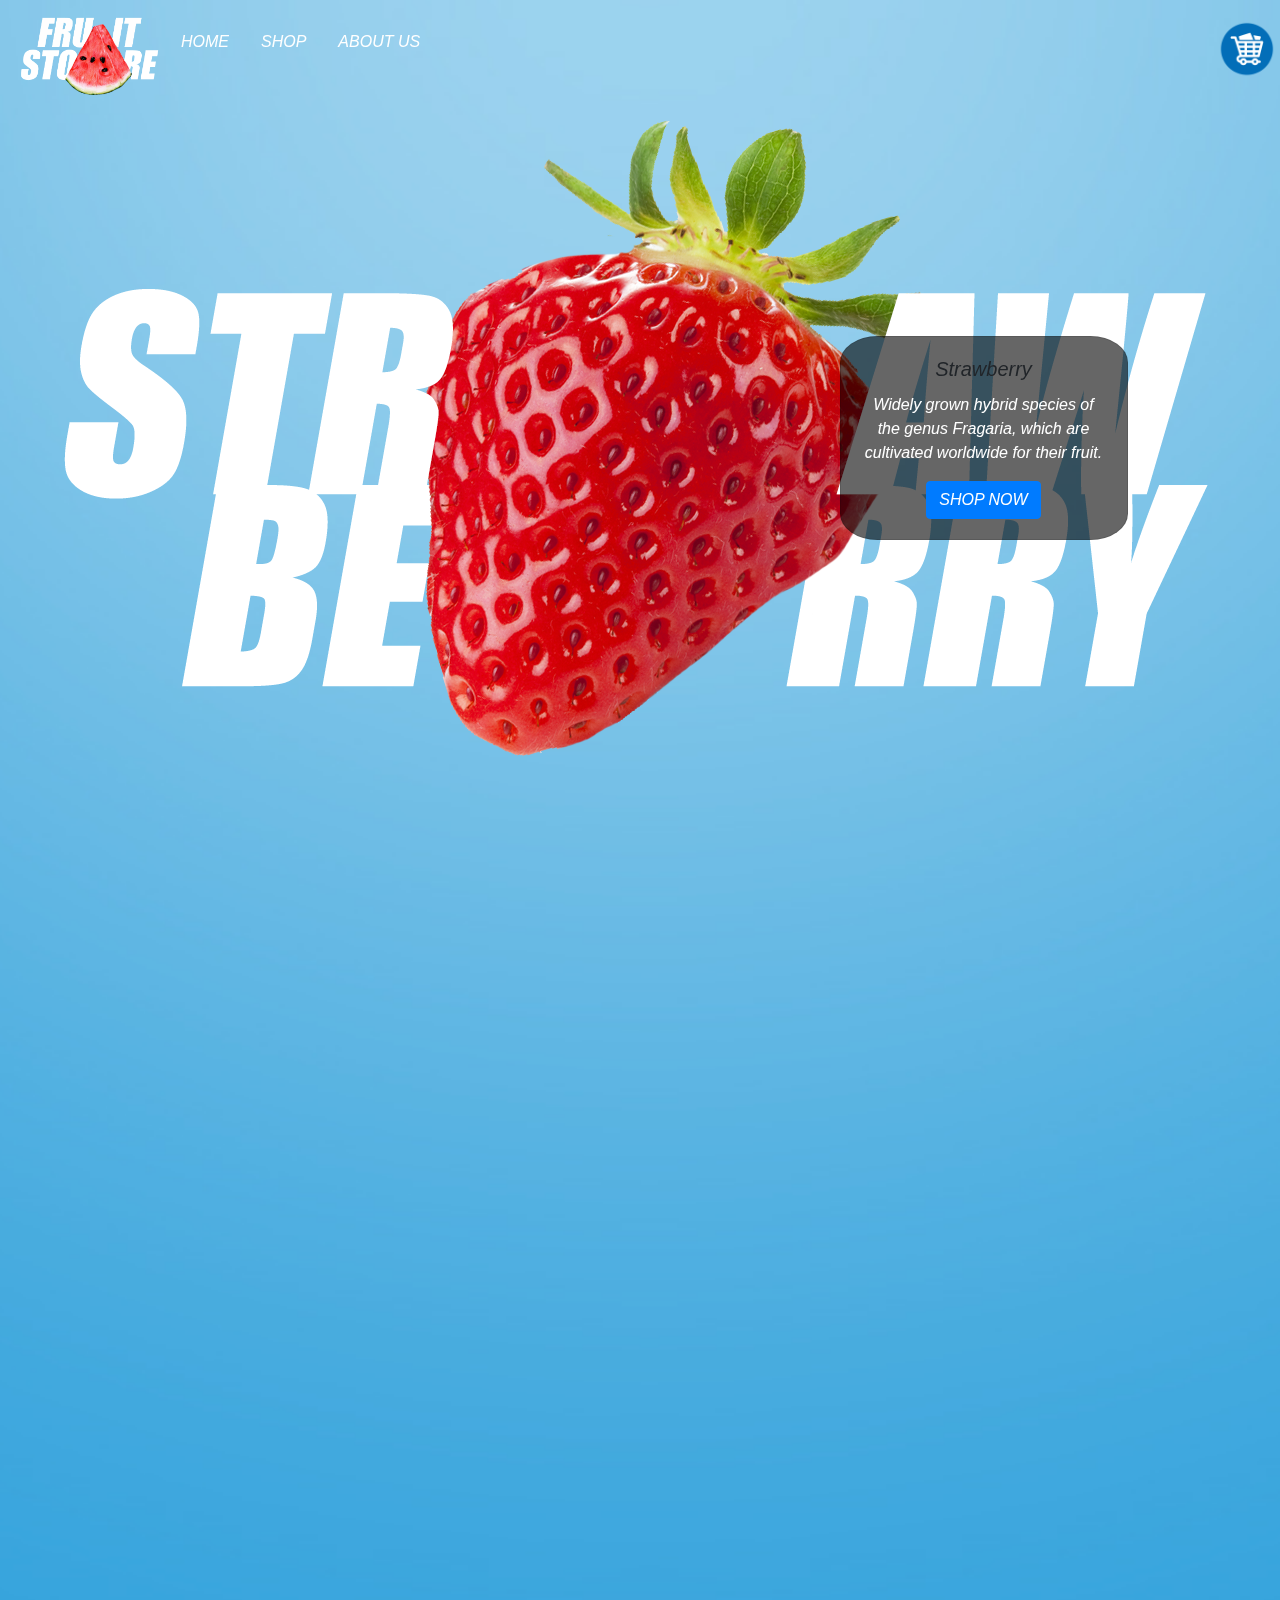
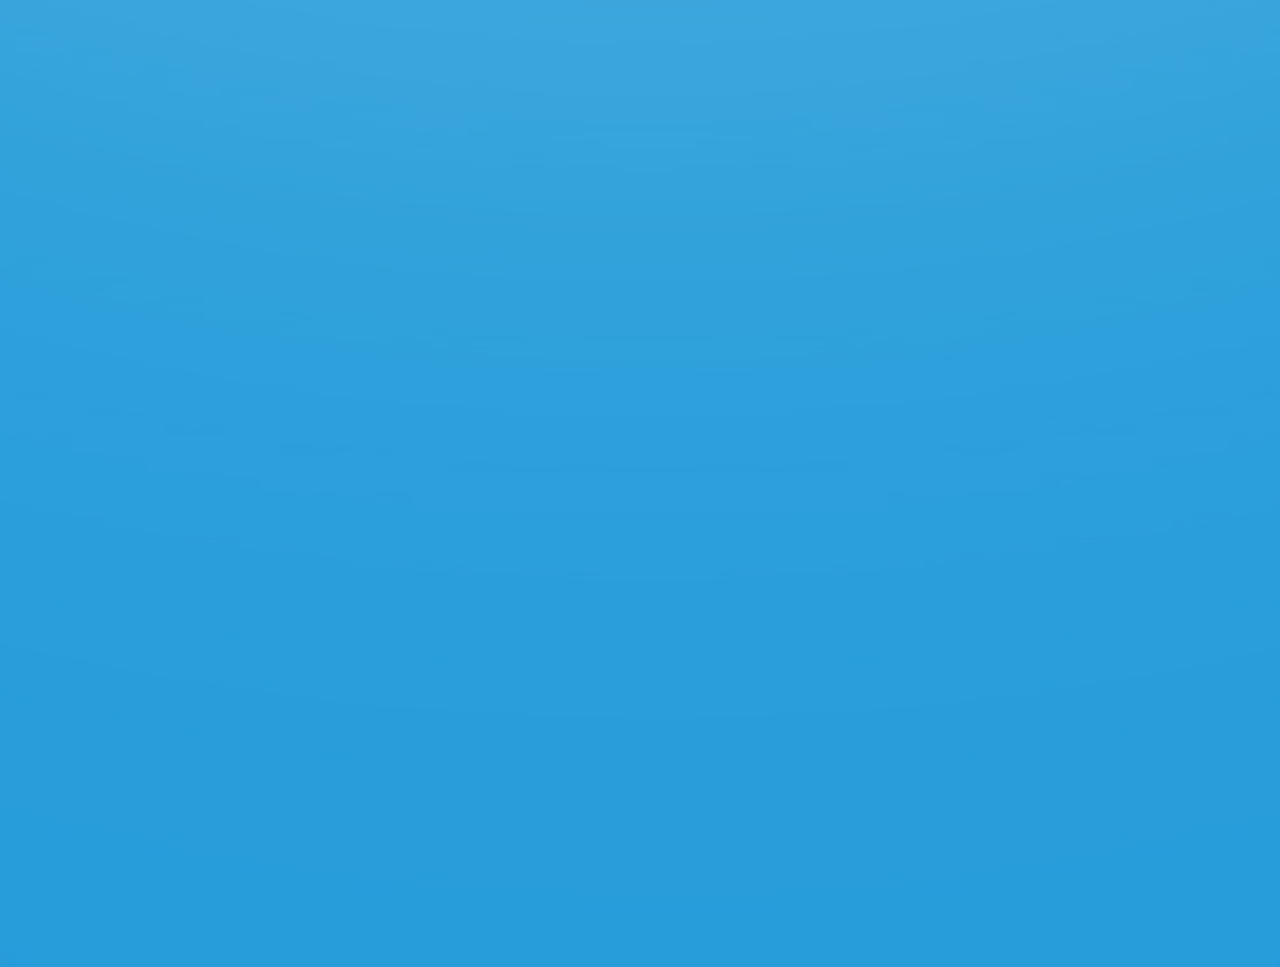
<file: index.html>
<!DOCTYPE html>
<html lang="EN">
<head>
	<title>Fruit Store</title>
    <link rel="icon" href="smalllogo.png">
    <meta charset="utf-8">
    
<link rel="stylesheet" href="https://stackpath.bootstrapcdn.com/bootstrap/4.3.1/css/bootstrap.min.css" integrity="sha384-ggOyR0iXCbMQv3Xipma34MD+dH/1fQ784/j6cY/iJTQUOhcWr7x9JvoRxT2MZw1T" crossorigin="anonymous">
<link rel="stylesheet" href="designind.css" >
<link href="https://unpkg.com/aos@2.3.1/dist/aos.css" rel="stylesheet">
</head>
<body>


<ul class="nav">
	<img src="logo.png" class="logopic">
  <li class="nav-item">
    <a class="nav-link active" href="index.html">HOME</a>
  </li>
  <li class="nav-item">
    <a class="nav-link" href="shop.html">SHOP</a>
  </li>
  <li class="nav-item">
    <a class="nav-link" href="aboutus.html">ABOUT US</a>
  </li>
  <li class="cart"><a href="cart.php"><img src="cart.png" width="60" height="60"></a></li>
</ul>


<br><br><br><br><br>

<div class="recommended">
	<div class="row">
  <div class="column" data-aos="fade-right"  data-aos-duration="3000">
  	<img src="strawberryhome.png" class="fruitpic">
  </div>
  <div class="column righter" data-aos="fade-left"  data-aos-duration="3000"><div class="card" style="width: 18rem;">
  
  <div class="card-body" id="bodyofrecommended">
    <h5 class="card-title">Strawberry</h5>
    <p class="card-text">Widely grown hybrid species of the genus Fragaria, which are cultivated worldwide for their fruit.</p>
    <a href="shop.html" class="btn btn-primary">SHOP NOW</a>
  </div>
</div></div>
</div>


</div>

<br><br><br><br><br>
<br><br><br><br><br>

<div class="recommended dole">
	<div class="row">
  <div class="column" data-aos="fade-right"  data-aos-duration="3000">
  	<img src="bananahome.png" class="fruitpic">
  </div>
  <div class="column righter" data-aos="fade-left"  data-aos-duration="3000"><div class="card" style="width: 18rem;">
  
  <div class="card-body" id="bodyofrecommended">
    <h5 class="card-title">Banana</h5>
    <p class="card-text">An edible fruit – botanically a berry– produced by several kinds of large herbaceous flowering plants in the genus Musa.</p>
    <a href="shop.html" class="btn btn-primary">SHOP NOW</a>
  </div>
</div></div>
</div>


</div>

<br><br><br><br><br>
<br><br><br><br><br>


<div class="recommended dole">
	<div class="row">
  <div class="column" data-aos="fade-right"  data-aos-duration="3000">
  	<img src="applehome.png" class="fruitpic">
  </div>
  <div class="column righter" data-aos="fade-left"  data-aos-duration="3000"><div class="card" style="width: 18rem;">
  
  <div class="card-body" id="bodyofrecommended">
    <h5 class="card-title">Apple</h5>
    <p class="card-text">Apple trees are cultivated worldwide and are the most widely grown species in the genus Malus. The tree originated in Central Asia, where its wild ancestor, Malus sieversii, is still found today.</p>
    <a href="shop.html" class="btn btn-primary">SHOP NOW</a>
  </div>
</div></div>
</div>


</div>

<br><br><br><br><br>
<br><br><br><br><br>



<script src="https://unpkg.com/aos@2.3.1/dist/aos.js"></script>

<script>
  AOS.init();
</script>

</body>
</html>
</file>
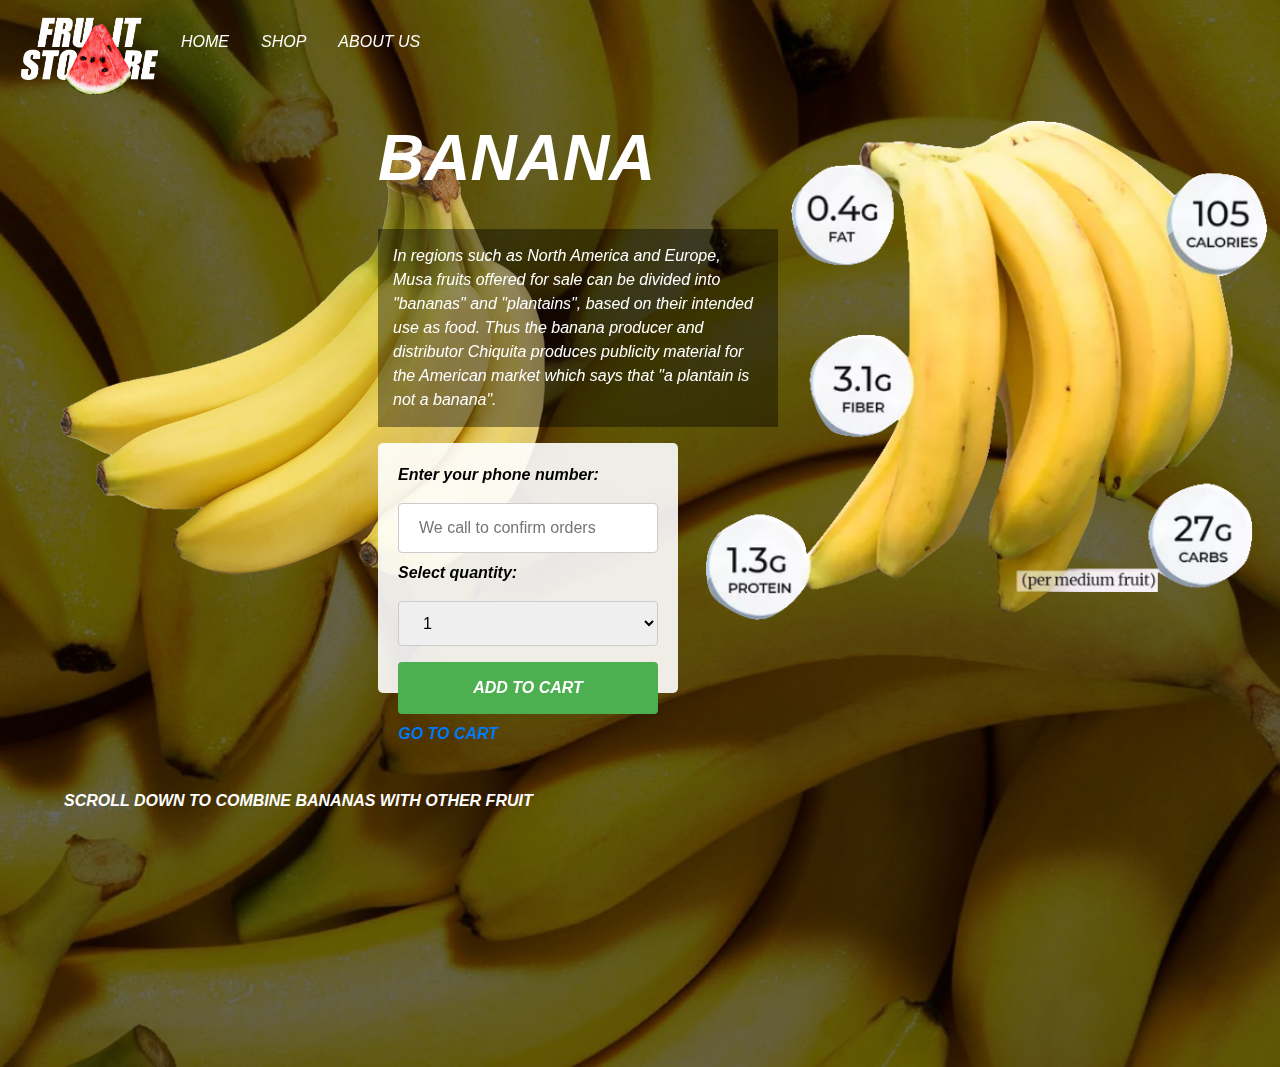
<file: banana.html>
<!DOCTYPE html>
<html lang="EN">
<head>
	<title>Fruit Store</title>
    <link rel="icon" href="smalllogo.png">
    <meta charset="utf-8">
    
<link rel="stylesheet" href="https://stackpath.bootstrapcdn.com/bootstrap/4.3.1/css/bootstrap.min.css" integrity="sha384-ggOyR0iXCbMQv3Xipma34MD+dH/1fQ784/j6cY/iJTQUOhcWr7x9JvoRxT2MZw1T" crossorigin="anonymous">

<link href="https://unpkg.com/aos@2.3.1/dist/aos.css" rel="stylesheet">
<link rel="stylesheet" href="fruitsalone.css">

</head>
<body style=" background-image: url('bananabg.jpg'); ">


<ul class="nav">
	<img src="logo.png" class="logopic">
  <li class="nav-item">
    <a class="nav-link active" href="index.html">HOME</a>
  </li>
  <li class="nav-item">
    <a class="nav-link" href="shop.html">SHOP</a>
  </li>
  <li class="nav-item">
    <a class="nav-link" href="aboutus.html">ABOUT US</a>
  </li>
</ul>


<br><br><br><br><br>

<div class="row">
  <div class="column leftclmn" data-aos="fade-right" data-aos-duration="2000">
    
    <img src="banana.png">
    <br><br>
  
</div>
  
  <div class="column infof" data-aos="fade-up" data-aos-duration="2000">
   <h1>BANANA</h1>
   <br>
   <p class="fruitinfo">In regions such as North America and Europe, Musa fruits offered for sale can be divided into "bananas" and "plantains", based on their intended use as food. Thus the banana producer and distributor Chiquita produces publicity material for the American market which says that "a plantain is not a banana".</p>
   <form  class="forma" action="orders.php" method="POST">
    <label for="lname" class="fs">Enter your phone number:</label>

    <input type="hidden" name="product" value="tangerine">
    <input type="phone" id="lname" name="phone" placeholder="We call to confirm orders">
    <label for="country" class="fs">Select quantity:</label>
    <select id="country" name="country">
      <option value="1">1</option>
      <option value="2">2</option>
      <option value="3">3</option>
      <option value="5">5</option>
      <option value="10">10</option>
    </select>
     
    <input type="submit" class="fs" value="ADD TO CART">
    <p class="fs"><a href="cart.php" style="text-decoration: none;">GO TO CART</a></p>
   
  
</form>

</div>

<div class="columnshop rightclmn" data-aos="fade-left" data-aos-duration="2000">
  <img src="banananf.png" class="nfpic"> 
</div>
</div>

<br><br><br><br>
<p class="combinations">SCROLL DOWN TO COMBINE BANANAS WITH OTHER FRUIT</p>


<div class="rowshop">
  
  <div class="columnshop" data-aos="flip-left">
  <a href="apple.html">  <div class="card" style="width: 18rem;">
  <img src="apple.png" class="card-img-top" alt="..."></a>
  <div class="card-body">
    <h5 class="card-title">APPLE</h5>
       <a href="apple.html" class="btn btn-primary">BUY APPLES</a>
  </div></a>
</div>
  </div>
  

  <div class="columnshop" data-aos="flip-left">
  <a href="strawberry.html"><div class="card" style="width: 18rem;">
  <img src="strawberry.png" class="card-img-top" alt="...">
  <div class="card-body">
    <h5 class="card-title">STRAWBERRY</h5>

    <a href="strawberry.html" class="btn btn-primary">BUY STRAWBERRIES</a>
  </div></a>
</div>
  </div>
   

   <div class="columnshop" data-aos="flip-left">
  <a href="orange.html"> <div class="card" style="width: 18rem;">
  <img src="orange.png" class="card-img-top" alt="...">
  <div class="card-body">
    <h5 class="card-title">ORANGE</h5>
    <a href="orange.html" class="btn btn-primary">BUY ORANGES</a>
  </div></a>
</div>
  </div>
   

    <div class="columnshop" data-aos="flip-right">
  <a href="grapes1.html"><div class="card" style="width: 18rem;">
  <img src="grapes1.png" class="card-img-top" alt="...">
  <div class="card-body">
    <h5 class="card-title">WHITE GRAPES</h5>
    <a href="grapes1.html" class="btn btn-primary">BUY GRAPES</a>
  </div>
</div></a>
  </div>
    

     <div class="columnshop" data-aos="flip-right">
  <a href="tangerine.html"><div class="card" style="width: 18rem;">
  <img src="tangerine.png" class="card-img-top" alt="...">
  <div class="card-body">
    <h5 class="card-title">TANGERINE</h5>

    <a href="tangerine.html" class="btn btn-primary">BUY TANGERINES</a>
  </div>
</div></a>
  </div>


  <div class="columnshop" data-aos="flip-right">
    <a href="grapes2.html"><div class="card" style="width: 18rem;">
  <img src="grapes2.png" class="card-img-top" alt="...">
  <div class="card-body">
    <h5 class="card-title">RED GRAPES</h5>

    <a href="grapes2.html" class="btn btn-primary">BUY GRAPES</a>
  </div>
</div></a>
  </div>
</div>

<br>


<script src="https://unpkg.com/aos@2.3.1/dist/aos.js"></script>

<script>
  AOS.init();
</script>

</body>
</html>
</file>
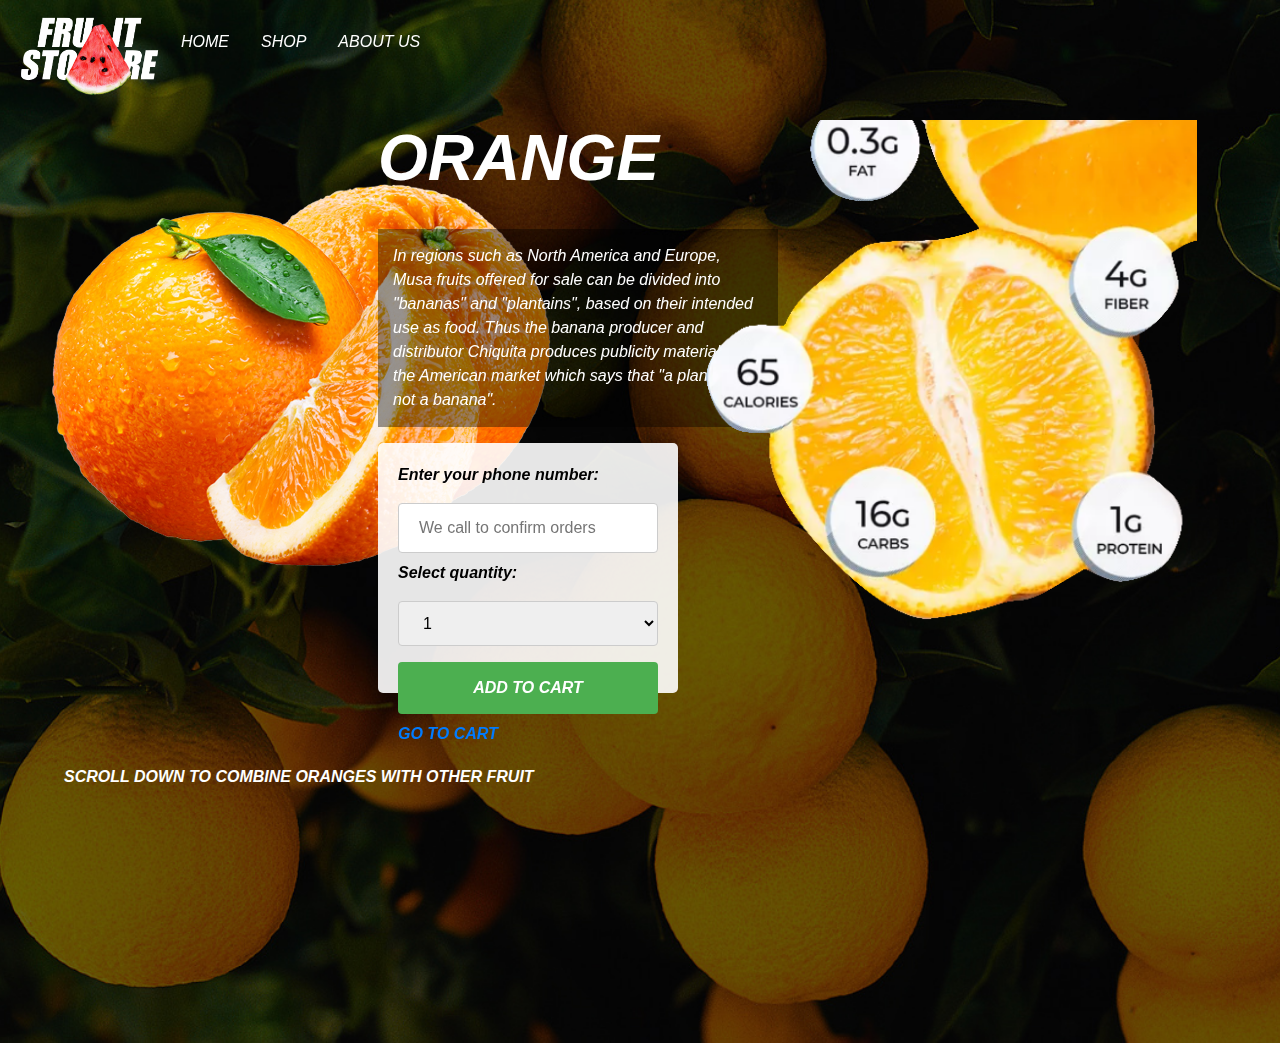
<file: orange.html>
<!DOCTYPE html>
<html lang="EN">
<head>
	<title>Fruit Store</title>
    <link rel="icon" href="smalllogo.png">
    <meta charset="utf-8">
    
<link rel="stylesheet" href="https://stackpath.bootstrapcdn.com/bootstrap/4.3.1/css/bootstrap.min.css" integrity="sha384-ggOyR0iXCbMQv3Xipma34MD+dH/1fQ784/j6cY/iJTQUOhcWr7x9JvoRxT2MZw1T" crossorigin="anonymous">

<link href="https://unpkg.com/aos@2.3.1/dist/aos.css" rel="stylesheet">
<link rel="stylesheet" href="fruitsalone.css">

</head>
<body style=" background-image: url('orangebg.jpg'); ">


<ul class="nav">
	<img src="logo.png" class="logopic">
  <li class="nav-item">
    <a class="nav-link active" href="index.html">HOME</a>
  </li>
  <li class="nav-item">
    <a class="nav-link" href="shop.html">SHOP</a>
  </li>
  <li class="nav-item">
    <a class="nav-link" href="aboutus.html">ABOUT US</a>
  </li>
</ul>


<br><br><br><br><br>

<div class="row">
  <div class="column leftclmn" data-aos="fade-right" data-aos-duration="2000">
    
    <img src="orange.png">
    <br><br>
  
</div>
  
  <div class="column infof" data-aos="fade-up" data-aos-duration="2000">
   <h1>ORANGE</h1>
   <br>
   <p class="fruitinfo">In regions such as North America and Europe, Musa fruits offered for sale can be divided into "bananas" and "plantains", based on their intended use as food. Thus the banana producer and distributor Chiquita produces publicity material for the American market which says that "a plantain is not a banana".</p>
   <form  class="forma" action="orders.php" method="POST">
    <label for="lname" class="fs">Enter your phone number:</label>

    <input type="hidden" name="product" value="orange">
    <input type="phone" id="lname" name="phone" placeholder="We call to confirm orders">
    <label for="country" class="fs">Select quantity:</label>
    <select id="country" name="country">
      <option value="1">1</option>
      <option value="2">2</option>
      <option value="3">3</option>
      <option value="5">5</option>
      <option value="10">10</option>
    </select>
     
    <input type="submit" class="fs" value="ADD TO CART">
    <p class="fs"><a href="cart.php" style="text-decoration: none;">GO TO CART</a></p>
   
  
</form>

</div>
<div class="columnshop rightclmn" data-aos="fade-left" data-aos-duration="2000">
  <img src="orangenf.png" class="nfpic"> 
</div>
</div>

<br><br><br>
<p class="combinations">SCROLL DOWN TO COMBINE ORANGES WITH OTHER FRUIT</p>


<div class="rowshop">
  
  <div class="columnshop" data-aos="flip-left" >
  <a href="apple.html">  <div class="card" style="width: 18rem;">
  <img src="apple.png" class="card-img-top" alt="..."></a>
  <div class="card-body">
    <h5 class="card-title">APPLE</h5>
       <a href="apple.html" class="btn btn-primary">BUY APPLES</a>
  </div></a>
</div>
  </div>
  

  <div class="columnshop" data-aos="flip-left">
  <a href="strawberry.html"><div class="card" style="width: 18rem;">
  <img src="strawberry.png" class="card-img-top" alt="...">
  <div class="card-body">
    <h5 class="card-title">STRAWBERRY</h5>

    <a href="strawberry.html" class="btn btn-primary">BUY STRAWBERRIES</a>
  </div></a>
</div>
  </div>
   

   <div class="columnshop" data-aos="flip-left">
  <a href="grapefruit.html"> <div class="card" style="width: 18rem;">
  <img src="grapefruit.png" class="card-img-top" alt="...">
  <div class="card-body">
    <h5 class="card-title">GRAPEFRUIT</h5>
    <a href="grapefruit.html" class="btn btn-primary">BUY GRAPEFERUITS</a>
  </div></a>
</div>
  </div>
   

    <div class="columnshop" data-aos="flip-right">
  <a href="grapes1.html"><div class="card" style="width: 18rem;">
  <img src="grapes1.png" class="card-img-top" alt="...">
  <div class="card-body">
    <h5 class="card-title">WHITE GRAPES</h5>
    <a href="grapes1.html" class="btn btn-primary">BUY GRAPES</a>
  </div>
</div></a>
  </div>
    

     <div class="columnshop" data-aos="flip-right">
  <a href="banana.html"><div class="card" style="width: 18rem;">
  <img src="banana.png" class="card-img-top" alt="...">
  <div class="card-body">
    <h5 class="card-title">BANANA</h5>

    <a href="banana.html" class="btn btn-primary">BUY BANANAS</a>
  </div>
</div></a>
  </div>


  <div class="columnshop" data-aos="flip-right">
    <a href="grapes2.html"><div class="card" style="width: 18rem;">
  <img src="grapes2.png" class="card-img-top" alt="...">
  <div class="card-body">
    <h5 class="card-title">RED GRAPES</h5>

    <a href="grapes2.html" class="btn btn-primary">BUY GRAPES</a>
  </div>
</div></a>
  </div>
</div>

<br>


<script src="https://unpkg.com/aos@2.3.1/dist/aos.js"></script>

<script>
  AOS.init();
</script>

</body>
</html>
</file>
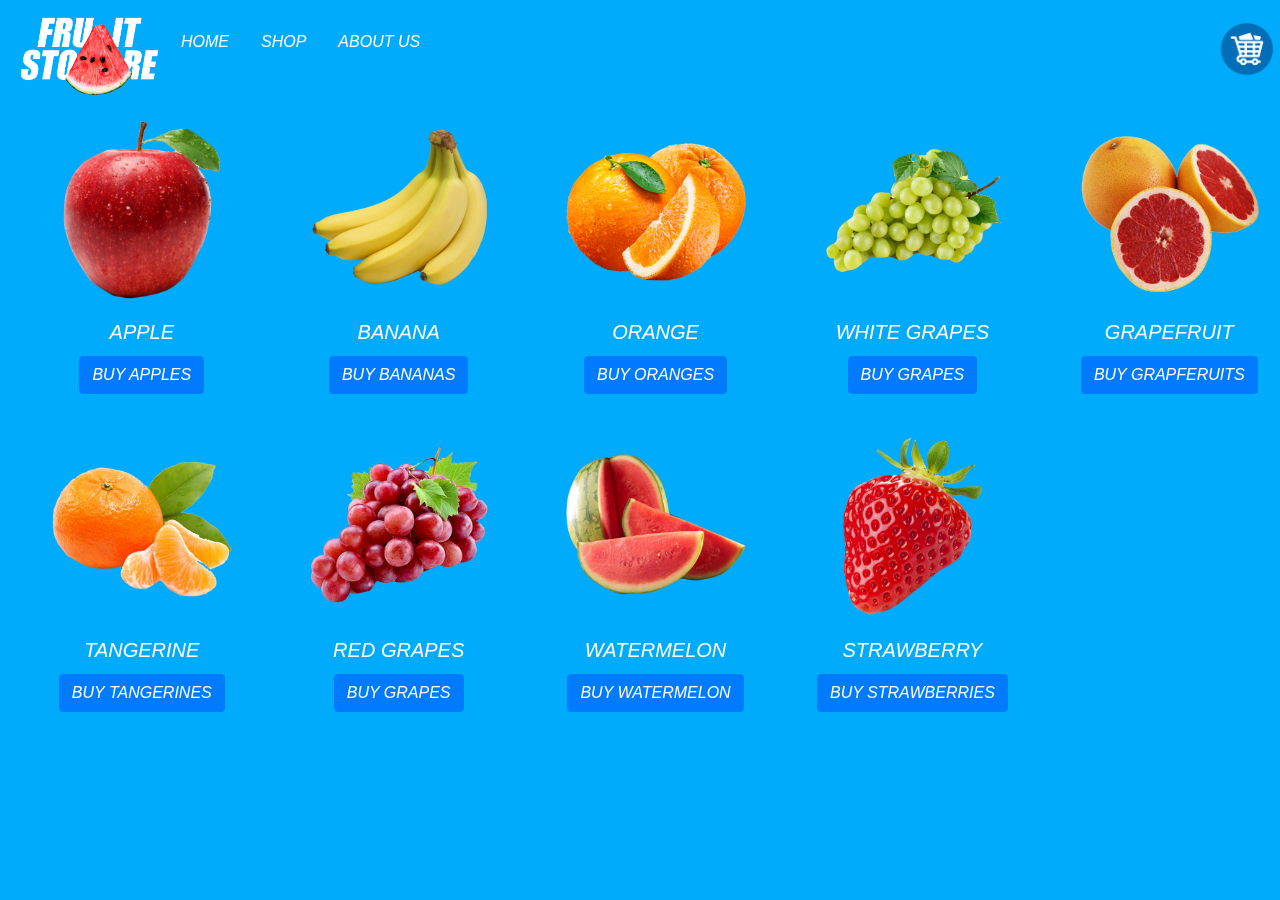
<file: shop.html>
<!DOCTYPE html>
<html lang="EN">
<head>
	<title>FS | Shop</title>
    <link rel="icon" href="smalllogo.png">
    <meta charset="utf-8">
    

<link rel="stylesheet" href="https://stackpath.bootstrapcdn.com/bootstrap/4.3.1/css/bootstrap.min.css" integrity="sha384-ggOyR0iXCbMQv3Xipma34MD+dH/1fQ784/j6cY/iJTQUOhcWr7x9JvoRxT2MZw1T" crossorigin="anonymous">
<link rel="stylesheet" href="shopdesign.css" >
<link href="https://unpkg.com/aos@2.3.1/dist/aos.css" rel="stylesheet">
</head>
<body>


<ul class="nav">
	<img src="logo.png" class="logopic">
  <li class="nav-item">
    <a class="nav-link active" href="index.html">HOME</a>
  </li>
  <li class="nav-item">
    <a class="nav-link" href="shop.html">SHOP</a>
  </li>
  <li class="nav-item">
    <a class="nav-link" href="aboutus.html">ABOUT US</a>
  </li>
   <li class="cart"><a href="cart.php"><img src="cart.png" width="60" height="60"></a></li>
</ul>


<br><br><br><br><br>

<div class="shop-contet">
  

<div class="row">
  <div class="column" data-aos="zoom-in" data-aos-duration="3000">
  <a href="apple.html">  <div class="card" style="width: 18rem;">
  <img src="apple.png" class="card-img-top" alt="..."></a>
  <div class="card-body">
    <h5 class="card-title">APPLE</h5>
       <a href="apple.html" class="btn btn-primary">BUY APPLES</a>
  </div></a>
</div>
  </div>
  <div class="column" data-aos="zoom-in" data-aos-duration="3000">
  <a href="banana.html"><div class="card" style="width: 18rem;">
  <img src="banana.png" class="card-img-top" alt="...">
  <div class="card-body">
    <h5 class="card-title">BANANA</h5>

    <a href="banana.html" class="btn btn-primary">BUY BANANAS</a>
  </div></a>
</div>
  </div>
   <div class="column" data-aos="zoom-in" data-aos-duration="3000">
  <a href="orange.html"> <div class="card" style="width: 18rem;">
  <img src="orange.png" class="card-img-top" alt="...">
  <div class="card-body">
    <h5 class="card-title">ORANGE</h5>
    <a href="orange.html" class="btn btn-primary">BUY ORANGES</a>
  </div></a>
</div>
  </div>
    <div class="column" data-aos="zoom-in" data-aos-duration="3000">
  <a href="grapes1.html"><div class="card" style="width: 18rem;">
  <img src="grapes1.png" class="card-img-top" alt="...">
  <div class="card-body">
    <h5 class="card-title">WHITE GRAPES</h5>
    <a href="grapes1.html" class="btn btn-primary">BUY GRAPES</a>
  </div>
</div></a>
  </div>

    <div class="column" data-aos="zoom-in" data-aos-duration="3000">
      <a href="grapefruit.html"><div class="card" style="width: 18rem;">
  <img src="grapefruit.png" class="card-img-top" alt="...">
  <div class="card-body">
    <h5 class="card-title">GRAPEFRUIT</h5>
    <a href="grapefruit.html" class="btn btn-primary">BUY GRAPFERUITS</a>
  </div>
</div></a>
  </div>


</div>

<br>

<div class="row">

    <div class="column" data-aos="zoom-in" data-aos-duration="3000">
  <a href="tangerine.html"><div class="card" style="width: 18rem;">
  <img src="tangerine.png" class="card-img-top" alt="...">
  <div class="card-body">
    <h5 class="card-title">TANGERINE</h5>

    <a href="tangerine.html" class="btn btn-primary">BUY TANGERINES</a>
  </div>
</div></a>
  </div>



    <div class="column" data-aos="zoom-in" data-aos-duration="3000">
    <a href="grapes2.html"><div class="card" style="width: 18rem;">
  <img src="grapes2.png" class="card-img-top" alt="...">
  <div class="card-body">
    <h5 class="card-title">RED GRAPES</h5>
  <a href="grapes2.html" class="btn btn-primary">BUY GRAPES</a>
  </div></a>
</div>
  </div>


    <div class="column" data-aos="zoom-in" data-aos-duration="3000">
      <a href="watermelon.html"><div class="card" style="width: 18rem;">
  <img src="watermelon.png" class="card-img-top" alt="...">
  <div class="card-body">
    <h5 class="card-title">WATERMELON</h5>
    <a href="watermelon.html" class="btn btn-primary">BUY WATERMELON</a>
  </div>
</div></a>
  </div>


    <div class="column" data-aos="zoom-in" data-aos-duration="3000">
      <a href="strawberry.html"><div class="card" style="width: 18rem;">
  <img src="strawberry.png" class="card-img-top" alt="...">
  <div class="card-body">
    <h5 class="card-title">STRAWBERRY</h5>
    <a href="strawberry.html" class="btn btn-primary">BUY STRAWBERRIES</a>
  </div>
</div></a>
  </div>

  


</div>


<script src="https://unpkg.com/aos@2.3.1/dist/aos.js"></script>

<script>
  AOS.init();
</script>

</body>
</html>
</file>
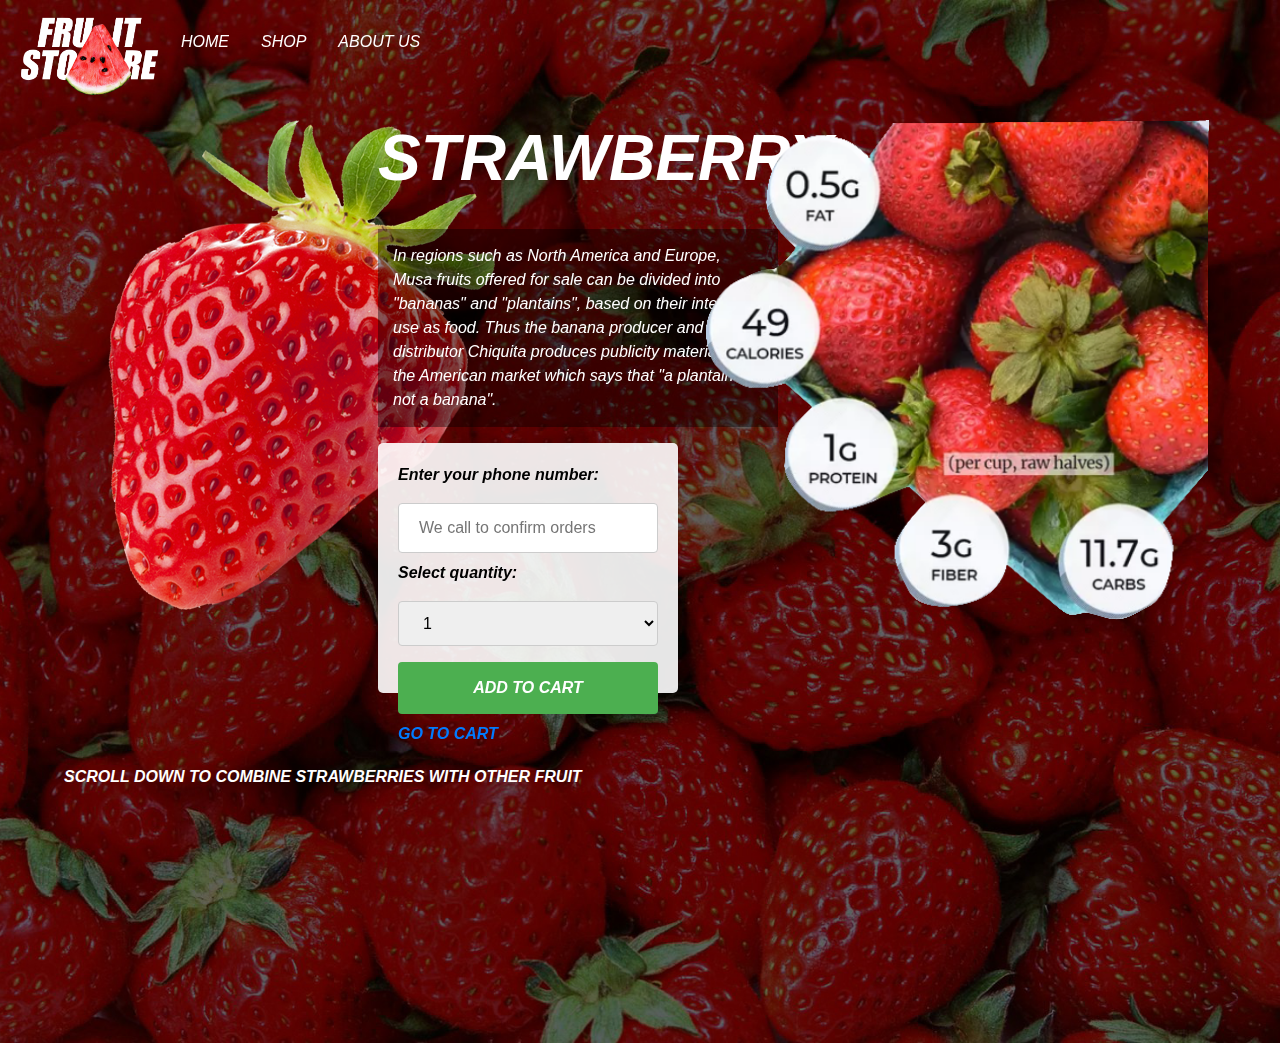
<file: strawberry.html>
<!DOCTYPE html>
<html lang="EN">
<head>
	<title>Fruit Store</title>
    <link rel="icon" href="smalllogo.png">
    <meta charset="utf-8">
    
<link rel="stylesheet" href="https://stackpath.bootstrapcdn.com/bootstrap/4.3.1/css/bootstrap.min.css" integrity="sha384-ggOyR0iXCbMQv3Xipma34MD+dH/1fQ784/j6cY/iJTQUOhcWr7x9JvoRxT2MZw1T" crossorigin="anonymous">

<link href="https://unpkg.com/aos@2.3.1/dist/aos.css" rel="stylesheet">
<link rel="stylesheet" href="fruitsalone.css">

</head>
<body>


<ul class="nav">
	<img src="logo.png" class="logopic">
  <li class="nav-item">
    <a class="nav-link active" href="index.html">HOME</a>
  </li>
  <li class="nav-item">
    <a class="nav-link" href="shop.html">SHOP</a>
  </li>
  <li class="nav-item">
    <a class="nav-link" href="aboutus.html">ABOUT US</a>
  </li>
</ul>


<br><br><br><br><br>

<div class="row">
  <div class="column leftclmn" data-aos="fade-right" data-aos-duration="2000">
    
    <img src="strawberry.png">
    <br><br>
  
</div>
  
  <div class="column infof" data-aos="fade-up" data-aos-duration="2000">
   <h1>STRAWBERRY</h1>
   <br>
   <p class="fruitinfo">In regions such as North America and Europe, Musa fruits offered for sale can be divided into "bananas" and "plantains", based on their intended use as food. Thus the banana producer and distributor Chiquita produces publicity material for the American market which says that "a plantain is not a banana".</p>
   <form  class="forma" action="orders.php" method="POST">
    <label for="lname" class="fs">Enter your phone number:</label>

    <input type="hidden" name="product" value="strawberry">
    <input type="phone" id="lname" name="phone" placeholder="We call to confirm orders">
    <label for="country" class="fs">Select quantity:</label>
    <select id="country" name="country">
      <option value="1">1</option>
      <option value="2">2</option>
      <option value="3">3</option>
      <option value="5">5</option>
      <option value="10">10</option>
    </select>
     
    <input type="submit" class="fs" value="ADD TO CART">
    <p class="fs"><a href="cart.php" style="text-decoration: none;">GO TO CART</a></p>
   
  
</form>

</div>

<div class="columnshop rightclmn" data-aos="fade-left" data-aos-duration="2000">
  <img src="strawberrynf.png" class="nfpic"> 
</div>
</div>

<br><br><br>
<p class="combinations">SCROLL DOWN TO COMBINE STRAWBERRIES WITH OTHER FRUIT</p>


<div class="rowshop">
  
  <div class="columnshop" data-aos="flip-left">
  <a href="apple.html">  <div class="card" style="width: 18rem;">
  <img src="apple.png" class="card-img-top" alt="..."></a>
  <div class="card-body">
    <h5 class="card-title">APPLE</h5>
       <a href="apple.html" class="btn btn-primary">BUY APPLES</a>
  </div></a>
</div>
  </div>
  

  <div class="columnshop" data-aos="flip-left">
  <a href="banana.html"><div class="card" style="width: 18rem;">
  <img src="banana.png" class="card-img-top" alt="...">
  <div class="card-body">
    <h5 class="card-title">BANANA</h5>

    <a href="banana.html" class="btn btn-primary">BUY BANANAS</a>
  </div></a>
</div>
  </div>
   

   <div class="columnshop" data-aos="flip-left">
  <a href="orange.html"> <div class="card" style="width: 18rem;">
  <img src="orange.png" class="card-img-top" alt="...">
  <div class="card-body">
    <h5 class="card-title">ORANGE</h5>
    <a href="orange.html" class="btn btn-primary">BUY ORANGES</a>
  </div></a>
</div>
  </div>
   

    <div class="columnshop" data-aos="flip-right">
  <a href="grapes1.html"><div class="card" style="width: 18rem;">
  <img src="grapes1.png" class="card-img-top" alt="...">
  <div class="card-body">
    <h5 class="card-title">WHITE GRAPES</h5>
    <a href="grapes1.html" class="btn btn-primary">BUY GRAPES</a>
  </div>
</div></a>
  </div>
    

     <div class="columnshop" data-aos="flip-right">
  <a href="tangerine.html"><div class="card" style="width: 18rem;">
  <img src="tangerine.png" class="card-img-top" alt="...">
  <div class="card-body">
    <h5 class="card-title">TANGERINE</h5>

    <a href="tangerine.html" class="btn btn-primary">BUY TANGERINES</a>
  </div>
</div></a>
  </div>


  <div class="columnshop" data-aos="flip-right">
    <a href="grapes2.html"><div class="card" style="width: 18rem;">
  <img src="grapes2.png" class="card-img-top" alt="...">
  <div class="card-body">
    <h5 class="card-title">RED GRAPES</h5>

    <a href="grapes2.html" class="btn btn-primary">BUY GRAPES</a>
  </div>
</div></a>
  </div>
</div>

<br>


<script src="https://unpkg.com/aos@2.3.1/dist/aos.js"></script>

<script>
  AOS.init();
</script>

</body>
</html>
</file>
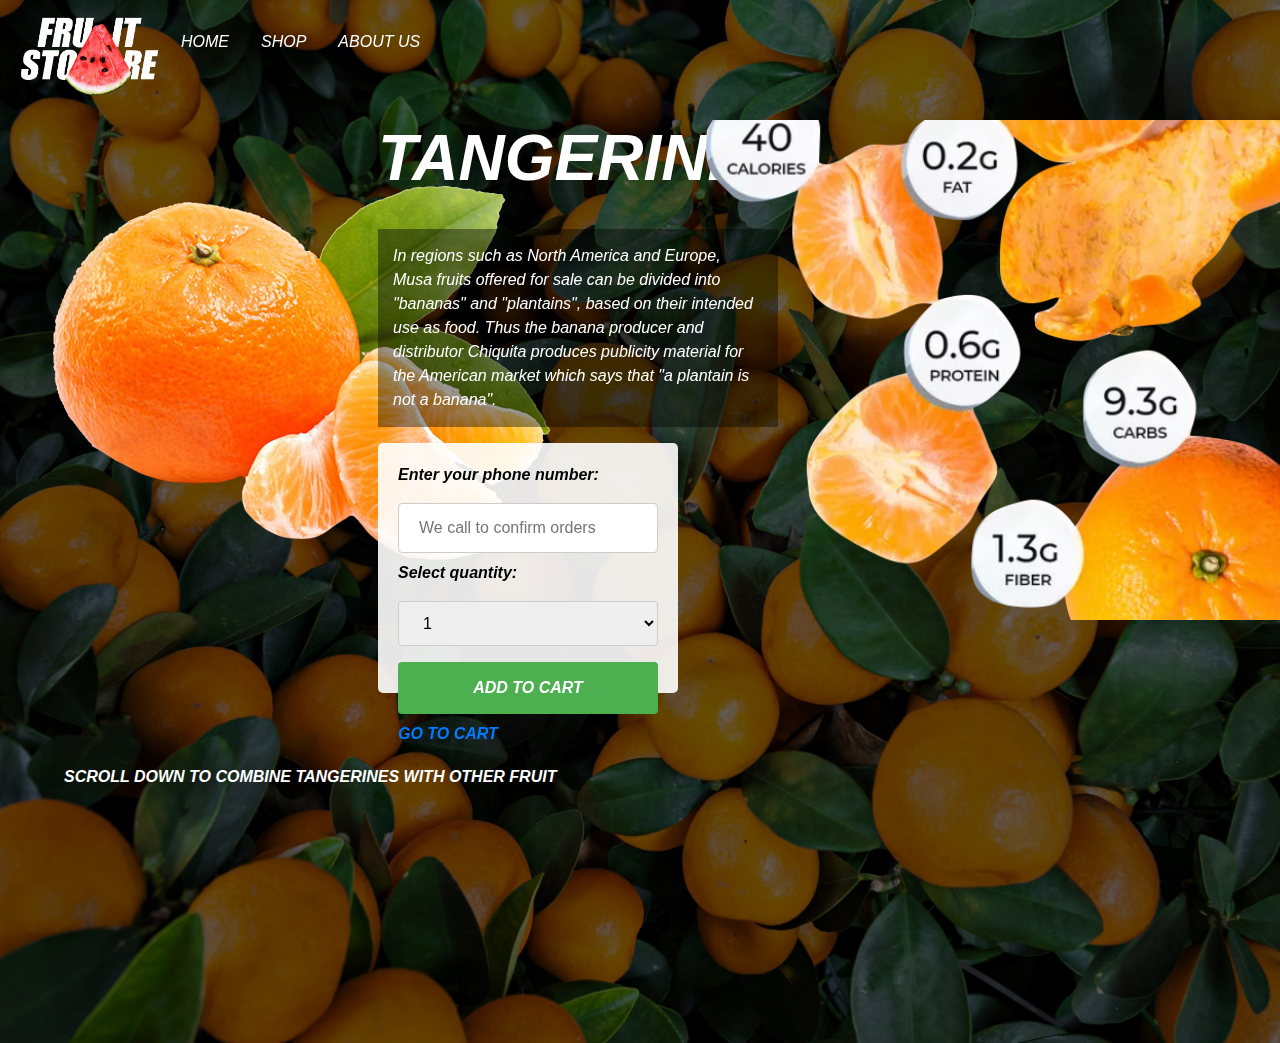
<file: tangerine.html>
<!DOCTYPE html>
<html lang="EN">
<head>
	<title>Fruit Store</title>
    <link rel="icon" href="smalllogo.png">
    <meta charset="utf-8">
    
<link rel="stylesheet" href="https://stackpath.bootstrapcdn.com/bootstrap/4.3.1/css/bootstrap.min.css" integrity="sha384-ggOyR0iXCbMQv3Xipma34MD+dH/1fQ784/j6cY/iJTQUOhcWr7x9JvoRxT2MZw1T" crossorigin="anonymous">

<link href="https://unpkg.com/aos@2.3.1/dist/aos.css" rel="stylesheet">
<link rel="stylesheet" href="fruitsalone.css">

</head>
<body style=" background-image: url('tangerinebg.jpg'); ">


<ul class="nav">
	<img src="logo.png" class="logopic">
  <li class="nav-item">
    <a class="nav-link active" href="index.html">HOME</a>
  </li>
  <li class="nav-item">
    <a class="nav-link" href="shop.html">SHOP</a>
  </li>
  <li class="nav-item">
    <a class="nav-link" href="aboutus.html">ABOUT US</a>
  </li>
</ul>


<br><br><br><br><br>

<div class="row">
  <div class="column leftclmn" data-aos="fade-right" data-aos-duration="2000">
    
    <img src="tangerine.png">
    <br><br>
  
</div>
  
  <div class="column infof" data-aos="fade-up" data-aos-duration="2000">
   <h1>TANGERINE</h1>
   <br>
   <p class="fruitinfo">In regions such as North America and Europe, Musa fruits offered for sale can be divided into "bananas" and "plantains", based on their intended use as food. Thus the banana producer and distributor Chiquita produces publicity material for the American market which says that "a plantain is not a banana".</p>
   <form  class="forma" action="orders.php" method="POST">
    <label for="lname" class="fs">Enter your phone number:</label>

    <input type="hidden" name="product" value="tangerine">
    <input type="phone" id="lname" name="phone" placeholder="We call to confirm orders">
    <label for="country" class="fs">Select quantity:</label>
    <select id="country" name="country">
      <option value="1">1</option>
      <option value="2">2</option>
      <option value="3">3</option>
      <option value="5">5</option>
      <option value="10">10</option>
    </select>
     
    <input type="submit" class="fs" value="ADD TO CART">
    <p class="fs"><a href="cart.php" style="text-decoration: none;">GO TO CART</a></p>
   
  
</form>

</div>
<div class="columnshop rightclmn" data-aos="fade-left" data-aos-duration="2000">
  <img src="tangerinenf.png" class="nfpic"> 
</div>
</div>

<br><br><br>
<p class="combinations"> SCROLL DOWN TO COMBINE TANGERINES WITH OTHER FRUIT</p>


<div class="rowshop">
  
  <div class="columnshop" data-aos="flip-left">
  <a href="apple.html">  <div class="card" style="width: 18rem;">
  <img src="apple.png" class="card-img-top" alt="..."></a>
  <div class="card-body">
    <h5 class="card-title">APPLE</h5>
       <a href="apple.html" class="btn btn-primary">BUY APPLES</a>
  </div></a>
</div>
  </div>
  

  <div class="columnshop" data-aos="flip-left">
  <a href="strawberry.html"><div class="card" style="width: 18rem;">
  <img src="strawberry.png" class="card-img-top" alt="...">
  <div class="card-body">
    <h5 class="card-title">STRAWBERRY</h5>

    <a href="strawberry.html" class="btn btn-primary">BUY STRAWBERRIES</a>
  </div></a>
</div>
  </div>
   

   <div class="columnshop" data-aos="flip-left">
  <a href="orange.html"> <div class="card" style="width: 18rem;">
  <img src="orange.png" class="card-img-top" alt="...">
  <div class="card-body">
    <h5 class="card-title">ORANGE</h5>
    <a href="orange.html" class="btn btn-primary">BUY ORANGES</a>
  </div></a>
</div>
  </div>
   

    <div class="columnshop" data-aos="flip-right">
  <a href="grapes1.html"><div class="card" style="width: 18rem;">
  <img src="grapes1.png" class="card-img-top" alt="...">
  <div class="card-body">
    <h5 class="card-title">WHITE GRAPES</h5>
    <a href="grapes1.html" class="btn btn-primary">BUY GRAPES</a>
  </div>
</div></a>
  </div>
    

     <div class="columnshop" data-aos="flip-right">
  <a href="banana.html"><div class="card" style="width: 18rem;">
  <img src="banana.png" class="card-img-top" alt="...">
  <div class="card-body">
    <h5 class="card-title">BANANA</h5>

    <a href="banana.html" class="btn btn-primary">BUY BANANAS</a>
  </div>
</div></a>
  </div>


  <div class="columnshop" data-aos="flip-right">
    <a href="grapes2.html"><div class="card" style="width: 18rem;">
  <img src="grapes2.png" class="card-img-top" alt="...">
  <div class="card-body">
    <h5 class="card-title">RED GRAPES</h5>

    <a href="grapes2.html" class="btn btn-primary">BUY GRAPES</a>
  </div>
</div></a>
  </div>
</div>

<br>


<script src="https://unpkg.com/aos@2.3.1/dist/aos.js"></script>

<script>
  AOS.init();
</script>

</body>
</html>
</file>
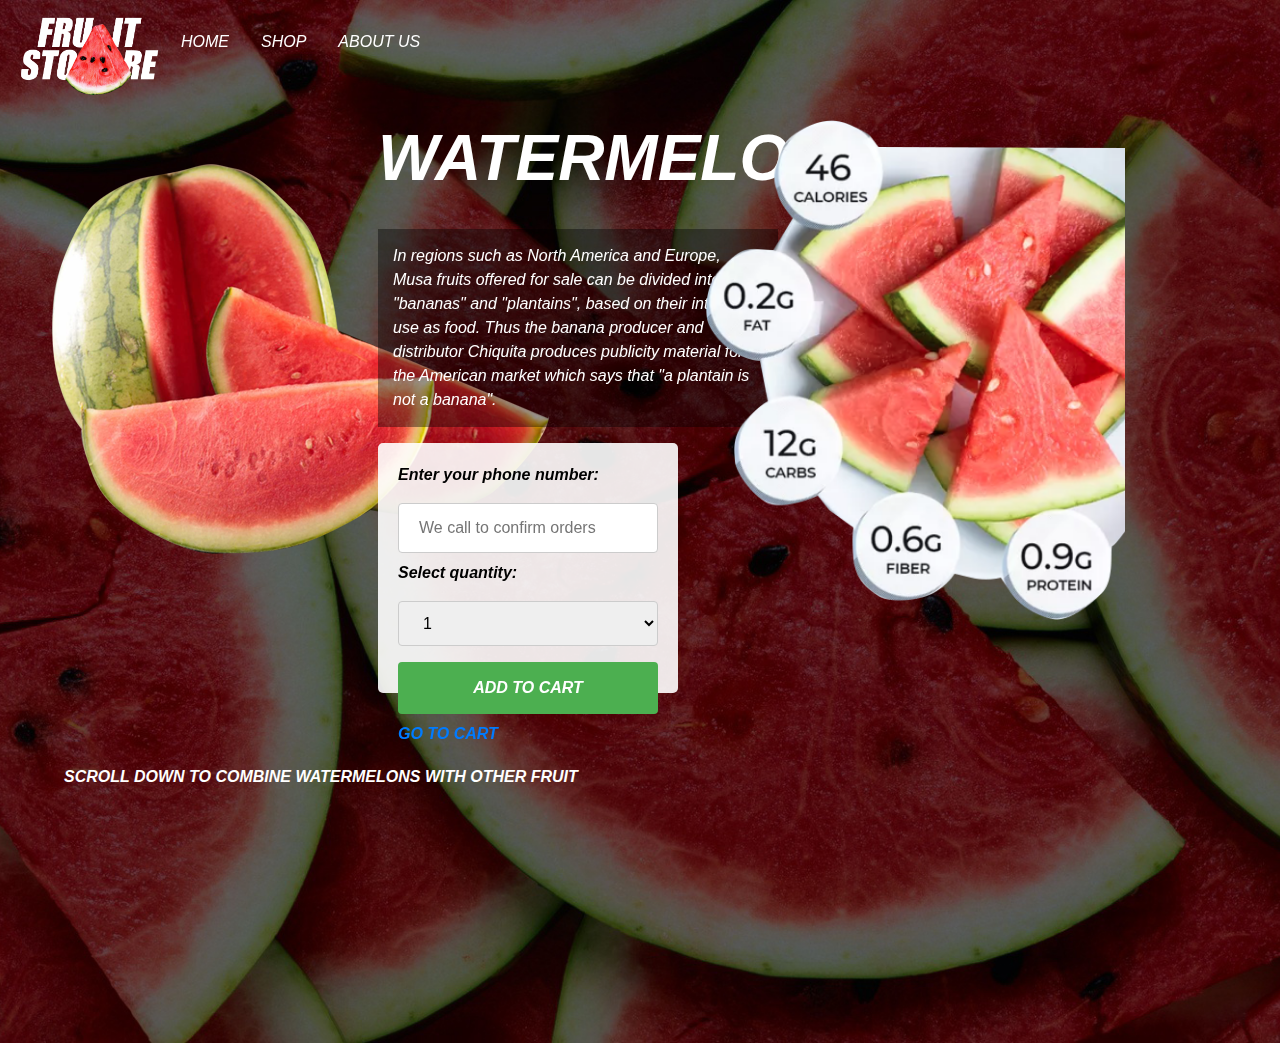
<file: watermelon.html>
<!DOCTYPE html>
<html lang="EN">
<head>
	<title>Fruit Store</title>
    <link rel="icon" href="smalllogo.png">
    <meta charset="utf-8">
    
<link rel="stylesheet" href="https://stackpath.bootstrapcdn.com/bootstrap/4.3.1/css/bootstrap.min.css" integrity="sha384-ggOyR0iXCbMQv3Xipma34MD+dH/1fQ784/j6cY/iJTQUOhcWr7x9JvoRxT2MZw1T" crossorigin="anonymous">

<link href="https://unpkg.com/aos@2.3.1/dist/aos.css" rel="stylesheet">
<link rel="stylesheet" href="fruitsalone.css">

</head>
<body style=" background-image: url('watermelonbg.jpg'); ">


<ul class="nav">
	<img src="logo.png" class="logopic">
  <li class="nav-item">
    <a class="nav-link active" href="index.html">HOME</a>
  </li>
  <li class="nav-item">
    <a class="nav-link" href="shop.html">SHOP</a>
  </li>
  <li class="nav-item">
    <a class="nav-link" href="aboutus.html">ABOUT US</a>
  </li>
</ul>


<br><br><br><br><br>

<div class="row">
  <div class="column leftclmn" data-aos="fade-right" data-aos-duration="2000">
    
    <img src="watermelon.png">
    <br><br>
  
</div>
  
  <div class="column infof" data-aos="fade-up" data-aos-duration="2000">
   <h1>WATERMELON</h1>
   <br>
   <p class="fruitinfo">In regions such as North America and Europe, Musa fruits offered for sale can be divided into "bananas" and "plantains", based on their intended use as food. Thus the banana producer and distributor Chiquita produces publicity material for the American market which says that "a plantain is not a banana".</p>
   <form  class="forma" action="orders.php" method="POST">
    <label for="lname" class="fs">Enter your phone number:</label>

    <input type="hidden" name="product" value="watermelon">
    <input type="phone" id="lname" name="phone" placeholder="We call to confirm orders">
    <label for="country" class="fs">Select quantity:</label>
    <select id="country" name="country">
      <option value="1">1</option>
      <option value="2">2</option>
      <option value="3">3</option>
      <option value="5">5</option>
      <option value="10">10</option>
    </select>
     
    <input type="submit" class="fs" value="ADD TO CART">
    <p class="fs"><a href="cart.php" style="text-decoration: none;">GO TO CART</a></p>
   
  
</form>

</div>

<div class="columnshop rightclmn" data-aos="fade-left" data-aos-duration="2000">
  <img src="watermelonnf.png" class="nfpic"> 
</div>
</div>

<br><br><br>
<p class="combinations"> SCROLL DOWN TO COMBINE WATERMELONS WITH OTHER FRUIT</p>


<div class="rowshop">
  
  <div class="columnshop" data-aos="flip-left">
  <a href="apple.html">  <div class="card" style="width: 18rem;">
  <img src="apple.png" class="card-img-top" alt="..."></a>
  <div class="card-body">
    <h5 class="card-title">APPLE</h5>
       <a href="apple.html" class="btn btn-primary">BUY APPLES</a>
  </div></a>
</div>
  </div>
  

  <div class="columnshop" data-aos="flip-left">
  <a href="strawberry.html"><div class="card" style="width: 18rem;">
  <img src="strawberry.png" class="card-img-top" alt="...">
  <div class="card-body">
    <h5 class="card-title">STRAWBERRY</h5>

    <a href="strawberry.html" class="btn btn-primary">BUY STRAWBERRIES</a>
  </div></a>
</div>
  </div>
   

   <div class="columnshop" data-aos="flip-left">
  <a href="orange.html"> <div class="card" style="width: 18rem;">
  <img src="orange.png" class="card-img-top" alt="...">
  <div class="card-body">
    <h5 class="card-title">ORANGE</h5>
    <a href="orange.html" class="btn btn-primary">BUY ORANGES</a>
  </div></a>
</div>
  </div>
   

    <div class="columnshop" data-aos="flip-right">
  <a href="grapes1.html"><div class="card" style="width: 18rem;">
  <img src="grapes1.png" class="card-img-top" alt="...">
  <div class="card-body">
    <h5 class="card-title">WHITE GRAPES</h5>
    <a href="grapes1.html" class="btn btn-primary">BUY GRAPES</a>
  </div>
</div></a>
  </div>
    

     <div class="columnshop" data-aos="flip-right">
  <a href="banana.html"><div class="card" style="width: 18rem;">
  <img src="banana.png" class="card-img-top" alt="...">
  <div class="card-body">
    <h5 class="card-title">BANANA</h5>

    <a href="banana.html" class="btn btn-primary">BUY BANANAS</a>
  </div>
</div></a>
  </div>


  <div class="columnshop" data-aos="flip-right">
    <a href="grapes2.html"><div class="card" style="width: 18rem;">
  <img src="grapes2.png" class="card-img-top" alt="...">
  <div class="card-body">
    <h5 class="card-title">RED GRAPES</h5>

    <a href="grapes2.html" class="btn btn-primary">BUY GRAPES</a>
  </div>
</div></a>
  </div>
</div>

<br>


<script src="https://unpkg.com/aos@2.3.1/dist/aos.js"></script>

<script>
  AOS.init();
</script>

</body>
</html>
</file>
<file: designind.css>
body{
	background-image: url("bg.jpg");   
  background-position: center;
  background-repeat: no-repeat;
  background-size: cover;
  height: 100%;
  overflow-x: hidden;
}



.recommended{
   margin-left: 5%;

}

.righter{
  text-align: center;
  align-items: center;
  display: flex;
  justify-content: center;
  
}

.card{
  background-color: rgba(0,0,0,0.6);
  font-style: italic;
  border-radius: 13%;
}

.card-text{
  color: white;
}

.nav{
  position: fixed;
  overflow: hidden;
  top: 0;
  width: 100%;
  z-index:1;
}


.nav-link{
  color: white;
  margin-top: 22px;
  font-style: italic;
 
}

.logopic{
  margin-top: 15px;
  margin-left: 15px;
  width: 150px;
  height: 83px;
}
.column {
  float: left;
  width: 50%;
  }


.row:after {
  content: "";
  display: table;
  clear: both;
}

.dole{
  margin-left: 18%;
}

.shop-contet{
  background-color: #00abfb;
}
.cart{
  position: absolute;
  top: 20px;
  left: 95%;
}
</file>
<file: fruitsalone.css>
body{
	background-image: url("strawberrybg.jpg");   
  background-position: center;
  background-repeat: no-repeat;
  background-size: cover;
  height: 100%;
  overflow-x: hidden;
}




.nav-link{
  color: white;
  margin-top: 22px;
  font-style: italic;
 
}

.logopic{
  margin-top: 15px;
  margin-left: 15px;
  width: 150px;
  height: 83px;
}

.column {
  float: left;
  width: 33%;
}


.row:after {
  content: "";
  display: table;
  clear: both;
}

h1{
  font-size: 400%;
  font-style: italic;
  font-weight: bold;
  color: white;
}

.input-group{
  width: 200px;
}

.leftclmn{
  margin-left: 5%;
}

.fruitinfo{
  width: 400px;
  color: white;
  font-style: italic;
 background-color: rgba(0, 0, 0, 0.4);
  border-radius: 0%;
  padding: 15px 15px 15px 15px;

}

.nfpic{
  height: 500px;
  width: auto;
}

.combinations{
  font-style: italic;
  font-weight: bold;
  color: white;
  font-size: 100%;
  margin-left: 5%;
}

.columnshop{
  float: left;
  width: 14%;
}

.rowshop{
  margin-left: 4%;
}


.rowshop:after {
  content: "";
  display: table;
  clear: both;
}

.card{
  background-color: rgba(0, 0, 0, 0);
  font-style: italic;
  text-align: center;
  border: none;
     
}

.card-title{
  font-style: italic;
  font-style: bold;
  color: white;
}

.card-img-top{
  height: 100px;
  width: 100px;

}
.fs{
  color: black;
  font-style: italic;
  font-weight: bold;
 
}


.nav{
  position: fixed;
  overflow: hidden;
  top: 0;
  width: 100%;
   z-index:1;
 
}

.infof{
  margin-left: -8%;
}

.rightclmn{
  margin-left: -8%;
}

input[type=phone], select {
  width: 100%;
  padding: 12px 20px;
  margin: 8px 0;
  display: inline-block;
  border: 1px solid #ccc;
  border-radius: 4px;
  box-sizing: border-box;
}

input[type=submit] {
  width: 100%;
  background-color: #4CAF50;
  color: white;
  padding: 14px 20px;
  margin: 8px 0;
  border: none;
  border-radius: 4px;
  cursor: pointer;
}

input[type=submit]:hover {
  background-color: #45a049;
}

.forma{
 width: 300px;
 height: 250px;
  border-radius: 5px;
  background-color: rgba(255,255,255,0.9);
  padding: 20px;
}
</file>
<file: shopdesign.css>
body{
  background-color: #00abfb;
}



.nav{
  position: fixed;
  overflow: hidden;
  top: 0;
  width: 100%;
  z-index:1;
}


.nav-link{
  color: white;
  margin-top: 22px;
  font-style: italic;
 
}

.logopic{
  margin-top: 15px;
  margin-left: 15px;
  width: 150px;
  height: 83px;
}

.shop-contet{
  background-color: #00abfb;
  margin-left: 1%;
  margin-right: 1%;
}

.column{
  float: left;
  width: 20%;
}


.row:after {
  content: "";
  display: table;
  clear: both;
}

.card{
   background-color: rgba(0,0,0,0);
   font-style: italic;
     text-align: center;
     border: none;
     
}
.card-title{
  font-style: italic;
  font-style: bold;
  color: white;
}

.card-img-top{
  height: 180px;
  width: 180px;

}
.cart{
  position: absolute;
  top: 20px;
  left: 95%;
}
</file>
